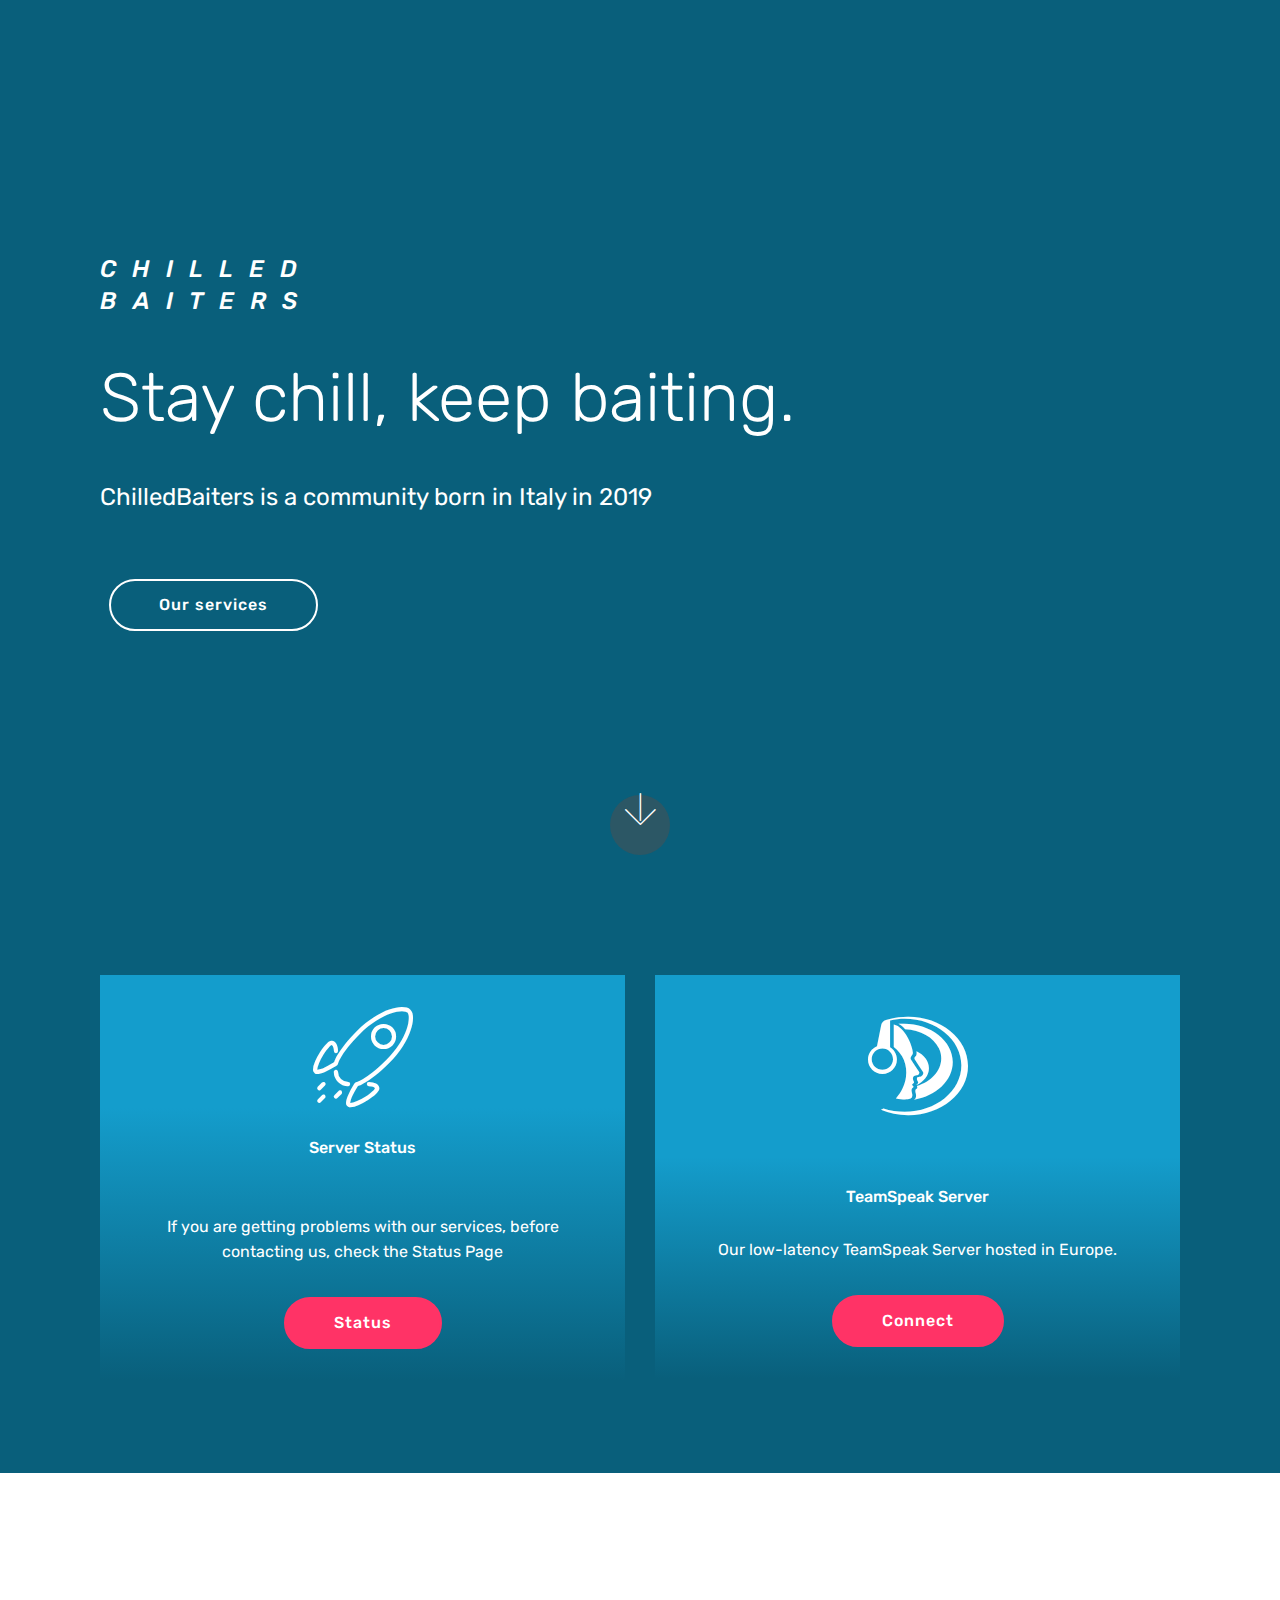
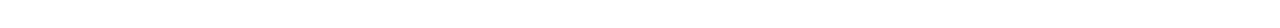
<file: index.html>
<!DOCTYPE html>
<html  >
<head>
  <meta charset="UTF-8">
  <meta http-equiv="X-UA-Compatible" content="IE=edge">
  <meta name="viewport" content="width=device-width, initial-scale=1, minimum-scale=1">
  <link rel="shortcut icon" href="assets/images/logo4.png" type="image/x-icon">
  <meta name="description" content="">
  
  <title>ChilledBaiters</title>
  <link rel="stylesheet" href="assets/web/assets/mobirise-icons/mobirise-icons.css">
  <link rel="stylesheet" href="assets/bootstrap/css/bootstrap.min.css">
  <link rel="stylesheet" href="assets/bootstrap/css/bootstrap-grid.min.css">
  <link rel="stylesheet" href="assets/bootstrap/css/bootstrap-reboot.min.css">
  <link rel="stylesheet" href="assets/tether/tether.min.css">
  <link rel="stylesheet" href="assets/socicon/css/styles.css">
  <link rel="stylesheet" href="assets/theme/css/style.css">
  <link rel="preload" as="style" href="assets/mobirise/css/mbr-additional.css"><link rel="stylesheet" href="assets/mobirise/css/mbr-additional.css" type="text/css">
  
  
  
</head>
<body>
  <section class="header11 cid-rJIjxkhLQC mbr-fullscreen" id="header11-0">

    <!-- Block parameters controls (Blue "Gear" panel) -->
    
    <!-- End block parameters -->

    
    <div class="container align-left">
        <div class="media-container-column mbr-white col-md-12">
            <h3 class="mbr-section-subtitle py-3 mbr-fonts-style display-5">
                CHILLED<br>BAITERS</h3>
            <h1 class="mbr-section-title py-3 mbr-fonts-style display-1">Stay chill, keep baiting.</h1>
            <p class="mbr-text py-3 mbr-fonts-style display-5">ChilledBaiters is a community born in Italy in 2019<br></p>
            <div class="mbr-section-btn py-4"><a class="btn btn-md btn-white-outline display-4" href="index.html#features8-4">Our services</a></div>
        </div>
    </div>

    <div class="mbr-arrow hidden-sm-down" aria-hidden="true">
        <a href="#next">
            <i class="mbri-down mbr-iconfont"></i>
        </a>
    </div>
</section>

<section class="engine"><a href="https://mobirise.info/q">responsive site templates</a></section><section class="features8 cid-rJInEukJUY" id="features8-4">

    

    

    <div class="container">
        <div class="media-container-row">

            <div class="card  col-12 col-md-6">
                <div class="card-img">
                    <span class="mbr-iconfont mbri-rocket"></span>
                </div>
                <div class="card-box align-center">
                    <h4 class="card-title mbr-fonts-style display-7">Server Status</h4>
                    <p class="mbr-text mbr-fonts-style display-7"><br>If you are getting problems with our services, before contacting us, check the Status Page</p>
                    <div class="mbr-section-btn text-center"><a href="https://status.chilledbaiters.it" class="btn btn-secondary display-4">Status</a></div>
                </div>
            </div>

            <div class="card  col-12 col-md-6">
                <div class="card-img">
                    <a href="http://ts.chilledbaiters.it"><span class="mbr-iconfont socicon-teamspeak socicon"></span></a>
                </div>
                <div class="card-box align-center">
                    <h4 class="card-title mbr-fonts-style display-7">
                        TeamSpeak Server</h4>
                    <p class="mbr-text mbr-fonts-style display-7">Our low-latency TeamSpeak Server hosted in Europe.<br></p>
                    <div class="mbr-section-btn text-center"><a href="https://ts.com" class="btn btn-secondary display-4">
                            Connect</a></div>
                </div>
            </div>

            

            
        </div>
    </div>
</section>

<section once="footers" class="cid-rJIm9wfz9M mbr-reveal" id="footer7-3">

    

    

    <div class="container">
        <div class="media-container-row align-center mbr-white">
            
            <div class="row social-row">
                <div class="social-list align-right pb-2">
                    
                    
                    
                    
                    
                    
                <div class="soc-item">
                        <a href="https://instagram.com/chilledbaiters" target="_blank">
                            <span class="mbr-iconfont mbr-iconfont-social socicon-instagram socicon"></span>
                        </a>
                    </div></div>
            </div>
            <div class="row row-copirayt">
                <p class="mbr-text mb-0 mbr-fonts-style mbr-white align-center display-7">
                    © Copyright 2020 <strong>ChilledBaiters</strong> - All Rights Reserved<br>Made with&nbsp;❤️ by <a href="https://flaam.altervista.org"><strong>Flaam</strong></a><br> 
                </p>
            </div>
        </div>
    </div>
</section>


  <script src="assets/web/assets/jquery/jquery.min.js"></script>
  <script src="assets/popper/popper.min.js"></script>
  <script src="assets/bootstrap/js/bootstrap.min.js"></script>
  <script src="assets/tether/tether.min.js"></script>
  <script src="assets/smoothscroll/smooth-scroll.js"></script>
  <script src="assets/theme/js/script.js"></script>
  
  
</body>
</html>
</file>
<file: assets/web/assets/mobirise-icons/mobirise-icons.css>
@font-face {
  font-family: 'MobiriseIcons';
  src:  url('mobirise-icons.eot?spat4u');
  src:  url('mobirise-icons.eot?spat4u#iefix') format('embedded-opentype'),
    url('mobirise-icons.ttf?spat4u') format('truetype'),
    url('mobirise-icons.woff?spat4u') format('woff'),
    url('mobirise-icons.svg?spat4u#MobiriseIcons') format('svg');
  font-weight: normal;
  font-style: normal;
  font-display: swap;
}

[class^="mbri-"], [class*=" mbri-"] {
  /* use !important to prevent issues with browser extensions that change fonts */
  font-family: MobiriseIcons !important;
  speak: none;
  font-style: normal;
  font-weight: normal;
  font-variant: normal;
  text-transform: none;
  line-height: 1;

  /* Better Font Rendering =========== */
  -webkit-font-smoothing: antialiased;
  -moz-osx-font-smoothing: grayscale;
}

.mbri-add-submenu:before {
  content: "\e900";
}
.mbri-alert:before {
  content: "\e901";
}
.mbri-align-center:before {
  content: "\e902";
}
.mbri-align-justify:before {
  content: "\e903";
}
.mbri-align-left:before {
  content: "\e904";
}
.mbri-align-right:before {
  content: "\e905";
}
.mbri-android:before {
  content: "\e906";
}
.mbri-apple:before {
  content: "\e907";
}
.mbri-arrow-down:before {
  content: "\e908";
}
.mbri-arrow-next:before {
  content: "\e909";
}
.mbri-arrow-prev:before {
  content: "\e90a";
}
.mbri-arrow-up:before {
  content: "\e90b";
}
.mbri-bold:before {
  content: "\e90c";
}
.mbri-bookmark:before {
  content: "\e90d";
}
.mbri-bootstrap:before {
  content: "\e90e";
}
.mbri-briefcase:before {
  content: "\e90f";
}
.mbri-browse:before {
  content: "\e910";
}
.mbri-bulleted-list:before {
  content: "\e911";
}
.mbri-calendar:before {
  content: "\e912";
}
.mbri-camera:before {
  content: "\e913";
}
.mbri-cart-add:before {
  content: "\e914";
}
.mbri-cart-full:before {
  content: "\e915";
}
.mbri-cash:before {
  content: "\e916";
}
.mbri-change-style:before {
  content: "\e917";
}
.mbri-chat:before {
  content: "\e918";
}
.mbri-clock:before {
  content: "\e919";
}
.mbri-close:before {
  content: "\e91a";
}
.mbri-cloud:before {
  content: "\e91b";
}
.mbri-code:before {
  content: "\e91c";
}
.mbri-contact-form:before {
  content: "\e91d";
}
.mbri-credit-card:before {
  content: "\e91e";
}
.mbri-cursor-click:before {
  content: "\e91f";
}
.mbri-cust-feedback:before {
  content: "\e920";
}
.mbri-database:before {
  content: "\e921";
}
.mbri-delivery:before {
  content: "\e922";
}
.mbri-desktop:before {
  content: "\e923";
}
.mbri-devices:before {
  content: "\e924";
}
.mbri-down:before {
  content: "\e925";
}
.mbri-download:before {
  content: "\e989";
}
.mbri-drag-n-drop:before {
  content: "\e927";
}
.mbri-drag-n-drop2:before {
  content: "\e928";
}
.mbri-edit:before {
  content: "\e929";
}
.mbri-edit2:before {
  content: "\e92a";
}
.mbri-error:before {
  content: "\e92b";
}
.mbri-extension:before {
  content: "\e92c";
}
.mbri-features:before {
  content: "\e92d";
}
.mbri-file:before {
  content: "\e92e";
}
.mbri-flag:before {
  content: "\e92f";
}
.mbri-folder:before {
  content: "\e930";
}
.mbri-gift:before {
  content: "\e931";
}
.mbri-github:before {
  content: "\e932";
}
.mbri-globe:before {
  content: "\e933";
}
.mbri-globe-2:before {
  content: "\e934";
}
.mbri-growing-chart:before {
  content: "\e935";
}
.mbri-hearth:before {
  content: "\e936";
}
.mbri-help:before {
  content: "\e937";
}
.mbri-home:before {
  content: "\e938";
}
.mbri-hot-cup:before {
  content: "\e939";
}
.mbri-idea:before {
  content: "\e93a";
}
.mbri-image-gallery:before {
  content: "\e93b";
}
.mbri-image-slider:before {
  content: "\e93c";
}
.mbri-info:before {
  content: "\e93d";
}
.mbri-italic:before {
  content: "\e93e";
}
.mbri-key:before {
  content: "\e93f";
}
.mbri-laptop:before {
  content: "\e940";
}
.mbri-layers:before {
  content: "\e941";
}
.mbri-left-right:before {
  content: "\e942";
}
.mbri-left:before {
  content: "\e943";
}
.mbri-letter:before {
  content: "\e944";
}
.mbri-like:before {
  content: "\e945";
}
.mbri-link:before {
  content: "\e946";
}
.mbri-lock:before {
  content: "\e947";
}
.mbri-login:before {
  content: "\e948";
}
.mbri-logout:before {
  content: "\e949";
}
.mbri-magic-stick:before {
  content: "\e94a";
}
.mbri-map-pin:before {
  content: "\e94b";
}
.mbri-menu:before {
  content: "\e94c";
}
.mbri-mobile:before {
  content: "\e94d";
}
.mbri-mobile2:before {
  content: "\e94e";
}
.mbri-mobirise:before {
  content: "\e94f";
}
.mbri-more-horizontal:before {
  content: "\e950";
}
.mbri-more-vertical:before {
  content: "\e951";
}
.mbri-music:before {
  content: "\e952";
}
.mbri-new-file:before {
  content: "\e953";
}
.mbri-numbered-list:before {
  content: "\e954";
}
.mbri-opened-folder:before {
  content: "\e955";
}
.mbri-pages:before {
  content: "\e956";
}
.mbri-paper-plane:before {
  content: "\e957";
}
.mbri-paperclip:before {
  content: "\e958";
}
.mbri-photo:before {
  content: "\e959";
}
.mbri-photos:before {
  content: "\e95a";
}
.mbri-pin:before {
  content: "\e95b";
}
.mbri-play:before {
  content: "\e95c";
}
.mbri-plus:before {
  content: "\e95d";
}
.mbri-preview:before {
  content: "\e95e";
}
.mbri-print:before {
  content: "\e95f";
}
.mbri-protect:before {
  content: "\e960";
}
.mbri-question:before {
  content: "\e961";
}
.mbri-quote-left:before {
  content: "\e962";
}
.mbri-quote-right:before {
  content: "\e963";
}
.mbri-refresh:before {
  content: "\e964";
}
.mbri-responsive:before {
  content: "\e965";
}
.mbri-right:before {
  content: "\e966";
}
.mbri-rocket:before {
  content: "\e967";
}
.mbri-sad-face:before {
  content: "\e968";
}
.mbri-sale:before {
  content: "\e969";
}
.mbri-save:before {
  content: "\e96a";
}
.mbri-search:before {
  content: "\e96b";
}
.mbri-setting:before {
  content: "\e96c";
}
.mbri-setting2:before {
  content: "\e96d";
}
.mbri-setting3:before {
  content: "\e96e";
}
.mbri-share:before {
  content: "\e96f";
}
.mbri-shopping-bag:before {
  content: "\e970";
}
.mbri-shopping-basket:before {
  content: "\e971";
}
.mbri-shopping-cart:before {
  content: "\e972";
}
.mbri-sites:before {
  content: "\e973";
}
.mbri-smile-face:before {
  content: "\e974";
}
.mbri-speed:before {
  content: "\e975";
}
.mbri-star:before {
  content: "\e976";
}
.mbri-success:before {
  content: "\e977";
}
.mbri-sun:before {
  content: "\e978";
}
.mbri-sun2:before {
  content: "\e979";
}
.mbri-tablet:before {
  content: "\e97a";
}
.mbri-tablet-vertical:before {
  content: "\e97b";
}
.mbri-target:before {
  content: "\e97c";
}
.mbri-timer:before {
  content: "\e97d";
}
.mbri-to-ftp:before {
  content: "\e97e";
}
.mbri-to-local-drive:before {
  content: "\e97f";
}
.mbri-touch-swipe:before {
  content: "\e980";
}
.mbri-touch:before {
  content: "\e981";
}
.mbri-trash:before {
  content: "\e982";
}
.mbri-underline:before {
  content: "\e983";
}
.mbri-unlink:before {
  content: "\e984";
}
.mbri-unlock:before {
  content: "\e985";
}
.mbri-up-down:before {
  content: "\e986";
}
.mbri-up:before {
  content: "\e987";
}
.mbri-update:before {
  content: "\e988";
}
.mbri-upload:before {
 content: "\e926"; 
}
.mbri-user:before {
  content: "\e98a";
}
.mbri-user2:before {
  content: "\e98b";
}
.mbri-users:before {
  content: "\e98c";
}
.mbri-video:before {
  content: "\e98d";
}
.mbri-video-play:before {
  content: "\e98e";
}
.mbri-watch:before {
  content: "\e98f";
}
.mbri-website-theme:before {
  content: "\e990";
}
.mbri-wifi:before {
  content: "\e991";
}
.mbri-windows:before {
  content: "\e992";
}
.mbri-zoom-out:before {
  content: "\e993";
}
.mbri-redo:before {
  content: "\e994";
}
.mbri-undo:before {
  content: "\e995";
}
</file>
<file: assets/socicon/css/styles.css>
@charset "UTF-8";

@font-face {
  font-family: "socicon";
  src:url("../fonts/socicon.eot");
  src:url("../fonts/socicon.eot?#iefix") format("embedded-opentype"),
    url("../fonts/socicon.woff") format("woff"),
    url("../fonts/socicon.ttf") format("truetype"),
    url("../fonts/socicon.svg#socicon") format("svg");
  font-weight: normal;
  font-style: normal;
  font-display:swap;
}

[data-icon]:before {
  font-family: "socicon" !important;
  content: attr(data-icon);
  font-style: normal !important;
  font-weight: normal !important;
  font-variant: normal !important;
  text-transform: none !important;
  speak: none;
  line-height: 1;
  -webkit-font-smoothing: antialiased;
  -moz-osx-font-smoothing: grayscale;
}

[class^="socicon-"]:before,
[class*=" socicon-"]:before {
  font-family: "socicon" !important;
  font-style: normal !important;
  font-weight: normal !important;
  font-variant: normal !important;
  text-transform: none !important;
  speak: none;
  line-height: 1;
  -webkit-font-smoothing: antialiased;
  -moz-osx-font-smoothing: grayscale;
}

.socicon-modelmayhem:before {
  content: "\e000";
}
.socicon-mixcloud:before {
  content: "\e001";
}
.socicon-drupal:before {
  content: "\e002";
}
.socicon-swarm:before {
  content: "\e003";
}
.socicon-istock:before {
  content: "\e004";
}
.socicon-yammer:before {
  content: "\e005";
}
.socicon-ello:before {
  content: "\e006";
}
.socicon-stackoverflow:before {
  content: "\e007";
}
.socicon-persona:before {
  content: "\e008";
}
.socicon-triplej:before {
  content: "\e009";
}
.socicon-houzz:before {
  content: "\e00a";
}
.socicon-rss:before {
  content: "\e00b";
}
.socicon-paypal:before {
  content: "\e00c";
}
.socicon-odnoklassniki:before {
  content: "\e00d";
}
.socicon-airbnb:before {
  content: "\e00e";
}
.socicon-periscope:before {
  content: "\e00f";
}
.socicon-outlook:before {
  content: "\e010";
}
.socicon-coderwall:before {
  content: "\e011";
}
.socicon-tripadvisor:before {
  content: "\e012";
}
.socicon-appnet:before {
  content: "\e013";
}
.socicon-goodreads:before {
  content: "\e014";
}
.socicon-tripit:before {
  content: "\e015";
}
.socicon-lanyrd:before {
  content: "\e016";
}
.socicon-slideshare:before {
  content: "\e017";
}
.socicon-buffer:before {
  content: "\e018";
}
.socicon-disqus:before {
  content: "\e019";
}
.socicon-vkontakte:before {
  content: "\e01a";
}
.socicon-whatsapp:before {
  content: "\e01b";
}
.socicon-patreon:before {
  content: "\e01c";
}
.socicon-storehouse:before {
  content: "\e01d";
}
.socicon-pocket:before {
  content: "\e01e";
}
.socicon-mail:before {
  content: "\e01f";
}
.socicon-blogger:before {
  content: "\e020";
}
.socicon-technorati:before {
  content: "\e021";
}
.socicon-reddit:before {
  content: "\e022";
}
.socicon-dribbble:before {
  content: "\e023";
}
.socicon-stumbleupon:before {
  content: "\e024";
}
.socicon-digg:before {
  content: "\e025";
}
.socicon-envato:before {
  content: "\e026";
}
.socicon-behance:before {
  content: "\e027";
}
.socicon-delicious:before {
  content: "\e028";
}
.socicon-deviantart:before {
  content: "\e029";
}
.socicon-forrst:before {
  content: "\e02a";
}
.socicon-play:before {
  content: "\e02b";
}
.socicon-zerply:before {
  content: "\e02c";
}
.socicon-wikipedia:before {
  content: "\e02d";
}
.socicon-apple:before {
  content: "\e02e";
}
.socicon-flattr:before {
  content: "\e02f";
}
.socicon-github:before {
  content: "\e030";
}
.socicon-renren:before {
  content: "\e031";
}
.socicon-friendfeed:before {
  content: "\e032";
}
.socicon-newsvine:before {
  content: "\e033";
}
.socicon-identica:before {
  content: "\e034";
}
.socicon-bebo:before {
  content: "\e035";
}
.socicon-zynga:before {
  content: "\e036";
}
.socicon-steam:before {
  content: "\e037";
}
.socicon-xbox:before {
  content: "\e038";
}
.socicon-windows:before {
  content: "\e039";
}
.socicon-qq:before {
  content: "\e03a";
}
.socicon-douban:before {
  content: "\e03b";
}
.socicon-meetup:before {
  content: "\e03c";
}
.socicon-playstation:before {
  content: "\e03d";
}
.socicon-android:before {
  content: "\e03e";
}
.socicon-snapchat:before {
  content: "\e03f";
}
.socicon-twitter:before {
  content: "\e040";
}
.socicon-facebook:before {
  content: "\e041";
}
.socicon-googleplus:before {
  content: "\e042";
}
.socicon-pinterest:before {
  content: "\e043";
}
.socicon-foursquare:before {
  content: "\e044";
}
.socicon-yahoo:before {
  content: "\e045";
}
.socicon-skype:before {
  content: "\e046";
}
.socicon-yelp:before {
  content: "\e047";
}
.socicon-feedburner:before {
  content: "\e048";
}
.socicon-linkedin:before {
  content: "\e049";
}
.socicon-viadeo:before {
  content: "\e04a";
}
.socicon-xing:before {
  content: "\e04b";
}
.socicon-myspace:before {
  content: "\e04c";
}
.socicon-soundcloud:before {
  content: "\e04d";
}
.socicon-spotify:before {
  content: "\e04e";
}
.socicon-grooveshark:before {
  content: "\e04f";
}
.socicon-lastfm:before {
  content: "\e050";
}
.socicon-youtube:before {
  content: "\e051";
}
.socicon-vimeo:before {
  content: "\e052";
}
.socicon-dailymotion:before {
  content: "\e053";
}
.socicon-vine:before {
  content: "\e054";
}
.socicon-flickr:before {
  content: "\e055";
}
.socicon-500px:before {
  content: "\e056";
}
.socicon-wordpress:before {
  content: "\e058";
}
.socicon-tumblr:before {
  content: "\e059";
}
.socicon-twitch:before {
  content: "\e05a";
}
.socicon-8tracks:before {
  content: "\e05b";
}
.socicon-amazon:before {
  content: "\e05c";
}
.socicon-icq:before {
  content: "\e05d";
}
.socicon-smugmug:before {
  content: "\e05e";
}
.socicon-ravelry:before {
  content: "\e05f";
}
.socicon-weibo:before {
  content: "\e060";
}
.socicon-baidu:before {
  content: "\e061";
}
.socicon-angellist:before {
  content: "\e062";
}
.socicon-ebay:before {
  content: "\e063";
}
.socicon-imdb:before {
  content: "\e064";
}
.socicon-stayfriends:before {
  content: "\e065";
}
.socicon-residentadvisor:before {
  content: "\e066";
}
.socicon-google:before {
  content: "\e067";
}
.socicon-yandex:before {
  content: "\e068";
}
.socicon-sharethis:before {
  content: "\e069";
}
.socicon-bandcamp:before {
  content: "\e06a";
}
.socicon-itunes:before {
  content: "\e06b";
}
.socicon-deezer:before {
  content: "\e06c";
}
.socicon-telegram:before {
  content: "\e06e";
}
.socicon-openid:before {
  content: "\e06f";
}
.socicon-amplement:before {
  content: "\e070";
}
.socicon-viber:before {
  content: "\e071";
}
.socicon-zomato:before {
  content: "\e072";
}
.socicon-draugiem:before {
  content: "\e074";
}
.socicon-endomodo:before {
  content: "\e075";
}
.socicon-filmweb:before {
  content: "\e076";
}
.socicon-stackexchange:before {
  content: "\e077";
}
.socicon-wykop:before {
  content: "\e078";
}
.socicon-teamspeak:before {
  content: "\e079";
}
.socicon-teamviewer:before {
  content: "\e07a";
}
.socicon-ventrilo:before {
  content: "\e07b";
}
.socicon-younow:before {
  content: "\e07c";
}
.socicon-raidcall:before {
  content: "\e07d";
}
.socicon-mumble:before {
  content: "\e07e";
}
.socicon-medium:before {
  content: "\e06d";
}
.socicon-bebee:before {
  content: "\e07f";
}
.socicon-hitbox:before {
  content: "\e080";
}
.socicon-reverbnation:before {
  content: "\e081";
}
.socicon-formulr:before {
  content: "\e082";
}
.socicon-instagram:before {
  content: "\e057";
}
.socicon-battlenet:before {
  content: "\e083";
}
.socicon-chrome:before {
  content: "\e084";
}
.socicon-discord:before {
  content: "\e086";
}
.socicon-issuu:before {
  content: "\e087";
}
.socicon-macos:before {
  content: "\e088";
}
.socicon-firefox:before {
  content: "\e089";
}
.socicon-opera:before {
  content: "\e08d";
}
.socicon-keybase:before {
  content: "\e090";
}
.socicon-alliance:before {
  content: "\e091";
}
.socicon-livejournal:before {
  content: "\e092";
}
.socicon-googlephotos:before {
  content: "\e093";
}
.socicon-horde:before {
  content: "\e094";
}
.socicon-etsy:before {
  content: "\e095";
}
.socicon-zapier:before {
  content: "\e096";
}
.socicon-google-scholar:before {
  content: "\e097";
}
.socicon-researchgate:before {
  content: "\e098";
}
.socicon-wechat:before {
  content: "\e099";
}
.socicon-strava:before {
  content: "\e09a";
}
.socicon-line:before {
  content: "\e09b";
}
.socicon-lyft:before {
  content: "\e09c";
}
.socicon-uber:before {
  content: "\e09d";
}
.socicon-songkick:before {
  content: "\e09e";
}
.socicon-viewbug:before {
  content: "\e09f";
}
.socicon-googlegroups:before {
  content: "\e0a0";
}
.socicon-quora:before {
  content: "\e073";
}
.socicon-diablo:before {
  content: "\e085";
}
.socicon-blizzard:before {
  content: "\e0a1";
}
.socicon-hearthstone:before {
  content: "\e08b";
}
.socicon-heroes:before {
  content: "\e08a";
}
.socicon-overwatch:before {
  content: "\e08c";
}
.socicon-warcraft:before {
  content: "\e08e";
}
.socicon-starcraft:before {
  content: "\e08f";
}
.socicon-beam:before {
  content: "\e0a2";
}
.socicon-curse:before {
  content: "\e0a3";
}
.socicon-player:before {
  content: "\e0a4";
}
.socicon-streamjar:before {
  content: "\e0a5";
}
.socicon-nintendo:before {
  content: "\e0a6";
}
.socicon-hellocoton:before {
  content: "\e0a7";
}
</file>
<file: assets/theme/css/style.css>
/*!
 * Mobirise v4 theme (https://mobirise.com/)
 * Copyright 2017 Mobirise
 */
section {
  background-color: #eeeeee; }

body {
  font-style: normal;
  line-height: 1.5; }

section,
.container,
.container-fluid {
  position: relative;
  word-wrap: break-word; }

a.mbr-iconfont:hover {
  text-decoration: none; }

.article .lead p,
.article .lead ul,
.article .lead ol,
.article .lead pre,
.article .lead blockquote {
  margin-bottom: 0; }

ul,
ol,
pre,
blockquote {
  margin-bottom: 2.3125rem; }

pre {
  background: #f4f4f4;
  padding: 10px 24px;
  white-space: pre-wrap; }

.inactive {
  -webkit-user-select: none;
  -moz-user-select: none;
  -ms-user-select: none;
  user-select: none;
  pointer-events: none;
  -webkit-user-drag: none;
  user-drag: none; }

.mbr-section__comments .row {
  justify-content: center;
  -webkit-justify-content: center; }

a {
  font-style: normal;
  font-weight: 400;
  cursor: pointer; }
  a, a:hover {
    text-decoration: none; }

figure {
  margin-bottom: 0; }

body {
  color: #232323; }

h1,
h2,
h3,
h4,
h5,
h6,
.h1,
.h2,
.h3,
.h4,
.h5,
.h6,
.display-1,
.display-2,
.display-3,
.display-4 {
  line-height: 1;
  word-break: break-word;
  word-wrap: break-word; }

.mbr-section-title {
  font-style: normal;
  line-height: 1.2; }

.mbr-section-subtitle {
  line-height: 1.3; }

.mbr-text {
  font-style: normal;
  line-height: 1.6; }

b,
strong {
  font-weight: bold; }

blockquote {
  padding: 10px 0 10px 20px;
  position: relative;
  border-left: 2px solid;
  border-color: #ff3366; }

input:-webkit-autofill, input:-webkit-autofill:hover, input:-webkit-autofill:focus, input:-webkit-autofill:active {
  transition-delay: 9999s;
  transition-property: background-color, color; }

textarea[type='hidden'] {
  display: none; }

body {
  position: relative; }

section {
  background-position: 50% 50%;
  background-repeat: no-repeat;
  background-size: cover; }
  section .mbr-background-video,
  section .mbr-background-video-preview {
    position: absolute;
    bottom: 0;
    left: 0;
    right: 0;
    top: 0; }

.hidden {
  visibility: hidden; }

.mbr-z-index20 {
  z-index: 20; }

/*! Base colors */
.mbr-white {
  color: #ffffff; }

.mbr-black {
  color: #000000; }

.mbr-bg-white {
  background-color: #ffffff; }

.mbr-bg-black {
  background-color: #000000; }

/*! Text-aligns */
.align-left {
  text-align: left; }

.align-center {
  text-align: center; }

.align-right {
  text-align: right; }

@media (max-width: 767px) {
  .align-left,
  .align-center,
  .align-right,
  .mbr-section-btn,
  .mbr-section-title {
    text-align: center; } }
/*! Font-weight  */
.mbr-light {
  font-weight: 300; }

.mbr-regular {
  font-weight: 400; }

.mbr-semibold {
  font-weight: 500; }

.mbr-bold {
  font-weight: 700; }

/*! Media  */
.media-size-item {
  -webkit-flex: 1 1 auto;
  -moz-flex: 1 1 auto;
  -ms-flex: 1 1 auto;
  -o-flex: 1 1 auto;
  flex: 1 1 auto; }

.media-content {
  -webkit-flex-basis: 100%;
  flex-basis: 100%; }

.media-container-row {
  display: -ms-flexbox;
  display: -webkit-flex;
  display: flex;
  -webkit-flex-direction: row;
  -ms-flex-direction: row;
  flex-direction: row;
  -webkit-flex-wrap: wrap;
  -ms-flex-wrap: wrap;
  flex-wrap: wrap;
  -webkit-justify-content: center;
  -ms-flex-pack: center;
  justify-content: center;
  -webkit-align-content: center;
  -ms-flex-line-pack: center;
  align-content: center;
  -webkit-align-items: start;
  -ms-flex-align: start;
  align-items: start; }
  .media-container-row .media-size-item {
    width: 400px; }

.media-container-column {
  display: -ms-flexbox;
  display: -webkit-flex;
  display: flex;
  -webkit-flex-direction: column;
  -ms-flex-direction: column;
  flex-direction: column;
  -webkit-flex-wrap: wrap;
  -ms-flex-wrap: wrap;
  flex-wrap: wrap;
  -webkit-justify-content: center;
  -ms-flex-pack: center;
  justify-content: center;
  -webkit-align-content: center;
  -ms-flex-line-pack: center;
  align-content: center;
  -webkit-align-items: stretch;
  -ms-flex-align: stretch;
  align-items: stretch; }
  .media-container-column > * {
    width: 100%; }

@media (min-width: 992px) {
  .media-container-row {
    -webkit-flex-wrap: nowrap;
    -ms-flex-wrap: nowrap;
    flex-wrap: nowrap; } }
figure {
  overflow: hidden; }

figure[mbr-media-size] {
  transition: width 0.1s; }

.mbr-figure img,
.mbr-figure iframe {
  display: block;
  width: 100%; }

.card {
  background-color: transparent;
  border: none; }

.card-box {
  width: 100%; }

.card-img {
  text-align: center;
  flex-shrink: 0;
  -webkit-flex-shrink: 0; }

.media {
  max-width: 100%;
  margin: 0 auto; }

.mbr-figure {
  -ms-flex-item-align: center;
  -ms-grid-row-align: center;
  -webkit-align-self: center;
  align-self: center; }

.media-container > div {
  max-width: 100%; }

.mbr-figure img,
.card-img img {
  width: 100%; }

@media (max-width: 991px) {
  .media-size-item {
    width: auto !important; }

  .media {
    width: auto; }

  .mbr-figure {
    width: 100% !important; } }
/*! Buttons */
.btn {
  font-weight: 500;
  border-width: 2px;
  font-style: normal;
  letter-spacing: 1px;
  margin: .4rem .8rem;
  white-space: normal;
  -webkit-transition: all .3s ease-in-out;
  -moz-transition: all .3s ease-in-out;
  transition: all .3s ease-in-out;
  display: inline-flex;
  align-items: center;
  justify-content: center;
  word-break: break-word;
  -webkit-align-items: center;
  -webkit-justify-content: center;
  display: -webkit-inline-flex; }

.btn-sm {
  font-weight: 500;
  letter-spacing: 1px;
  -webkit-transition: all .3s ease-in-out;
  -moz-transition: all .3s ease-in-out;
  transition: all .3s ease-in-out; }

.btn-md {
  font-weight: 500;
  letter-spacing: 1px;
  margin: .4rem .8rem !important;
  -webkit-transition: all .3s ease-in-out;
  -moz-transition: all .3s ease-in-out;
  transition: all .3s ease-in-out; }

.btn-lg {
  font-weight: 500;
  letter-spacing: 1px;
  margin: .4rem .8rem !important;
  -webkit-transition: all .3s ease-in-out;
  -moz-transition: all .3s ease-in-out;
  transition: all .3s ease-in-out; }

.mbr-section-btn {
  margin-left: -0.25rem;
  margin-right: -0.25rem;
  font-size: 0; }

nav .mbr-section-btn {
  margin-left: 0rem;
  margin-right: 0rem; }

.btn-form {
  border-radius: 0; }
  .btn-form:hover {
    cursor: pointer; }

/*! Btn icon margin */
.btn .mbr-iconfont,
.btn.btn-sm .mbr-iconfont {
  cursor: pointer;
  margin-right: 0.5rem; }

.btn.btn-md .mbr-iconfont,
.btn.btn-md .mbr-iconfont {
  margin-right: 0.8rem; }

.mbr-regular {
  font-weight: 400; }

.mbr-semibold {
  font-weight: 500; }

.mbr-bold {
  font-weight: 700; }

[type='submit'] {
  -webkit-appearance: none; }

/*! Full-screen */
.mbr-fullscreen .mbr-overlay {
  min-height: 100vh; }

.mbr-fullscreen {
  display: flex;
  display: -webkit-flex;
  display: -moz-flex;
  display: -ms-flex;
  display: -o-flex;
  align-items: center;
  -webkit-align-items: center;
  min-height: 100vh;
  padding-top: 3rem;
  padding-bottom: 3rem; }

/*! Map */
.map {
  height: 25rem;
  position: relative; }
  .map iframe {
    width: 100%;
    height: 100%; }

.mbr-overlay {
  background-color: #000;
  bottom: 0;
  left: 0;
  opacity: .5;
  position: absolute;
  right: 0;
  top: 0;
  z-index: 0;
  pointer-events: none; }

/* Form */
blockquote {
  font-style: italic;
  padding: 10px 0 10px 20px;
  font-size: 1.09rem;
  position: relative;
  border-width: 3px; }

.form-control {
  background-color: #f5f5f5;
  box-shadow: none;
  color: #565656;
  line-height: 1.43;
  min-height: 3.5em;
  padding: 1.07em .5em; }
  .form-control, .form-control:focus {
    border: 1px solid #e8e8e8; }
  .form-active .form-control:invalid {
    border-color: red; }

.form-control-label {
  position: relative;
  cursor: pointer;
  margin-bottom: .357em;
  padding: 0; }

.alert {
  color: #ffffff;
  border-radius: 0;
  border: 0;
  font-size: .875rem;
  line-height: 1.5;
  margin-bottom: 1.875rem;
  padding: 1.25rem;
  position: relative; }
  .alert.alert-form::after {
    background-color: inherit;
    bottom: -7px;
    content: "";
    display: block;
    height: 14px;
    left: 50%;
    margin-left: -7px;
    position: absolute;
    transform: rotate(45deg);
    width: 14px;
    -webkit-transform: rotate(45deg); }

.form-asterisk {
  font-family: initial;
  position: absolute;
  top: -2px;
  font-weight: normal; }

/*! Scroll to top arrow */
#scrollToTop a i:before {
  content: '';
  position: absolute;
  height: 40%;
  top: 25%;
  background: #fff;
  width: 2px;
  left: calc(50% - 1px); }
#scrollToTop a i:after {
  content: '';
  position: absolute;
  display: block;
  border-top: 2px solid #fff;
  border-right: 2px solid #fff;
  width: 40%;
  height: 40%;
  left: 30%;
  bottom: 30%;
  transform: rotate(135deg);
  -webkit-transform: rotate(135deg); }

.mbr-arrow-up {
  bottom: 25px;
  right: 90px;
  position: fixed;
  text-align: right;
  z-index: 5000;
  color: #ffffff;
  font-size: 32px;
  transform: rotate(180deg);
  -webkit-transform: rotate(180deg); }

.mbr-arrow-up a {
  background: rgba(0, 0, 0, 0.2);
  border-radius: 3px;
  color: #fff;
  display: inline-block;
  height: 60px;
  width: 60px;
  outline-style: none !important;
  position: relative;
  text-decoration: none;
  transition: all 0.3s ease-in-out;
  cursor: pointer;
  text-align: center; }
  .mbr-arrow-up a:hover {
    background-color: rgba(0, 0, 0, 0.4); }
  .mbr-arrow-up a i {
    line-height: 60px; }

.mbr-arrow-up-icon {
  display: block;
  color: #fff; }

.mbr-arrow-up-icon::before {
  content: '\203a';
  display: inline-block;
  font-family: serif;
  font-size: 32px;
  line-height: 1;
  font-style: normal;
  position: relative;
  top: 6px;
  left: -4px;
  -webkit-transform: rotate(-90deg);
  transform: rotate(-90deg); }

/*! Arrow Down */
.mbr-arrow {
  position: absolute;
  bottom: 45px;
  left: 50%;
  width: 60px;
  height: 60px;
  cursor: pointer;
  background-color: rgba(80, 80, 80, 0.5);
  border-radius: 50%;
  -webkit-transform: translateX(-50%);
  transform: translateX(-50%); }
  .mbr-arrow > a {
    display: inline-block;
    text-decoration: none;
    outline-style: none;
    -webkit-animation: arrowdown 1.7s ease-in-out infinite;
    animation: arrowdown 1.7s ease-in-out infinite; }
    .mbr-arrow > a > i {
      position: absolute;
      top: -2px;
      left: 15px;
      font-size: 2rem; }

@keyframes arrowdown {
  0% {
    transform: translateY(0px);
    -webkit-transform: translateY(0px); }
  50% {
    transform: translateY(-5px);
    -webkit-transform: translateY(-5px); }
  100% {
    transform: translateY(0px);
    -webkit-transform: translateY(0px); } }
@-webkit-keyframes arrowdown {
  0% {
    transform: translateY(0px);
    -webkit-transform: translateY(0px); }
  50% {
    transform: translateY(-5px);
    -webkit-transform: translateY(-5px); }
  100% {
    transform: translateY(0px);
    -webkit-transform: translateY(0px); } }
@media (max-width: 500px) {
  .mbr-arrow-up {
    left: 50%;
    right: auto;
    transform: translateX(-50%) rotate(180deg);
    -webkit-transform: translateX(-50%) rotate(180deg); } }
/*Gradients animation*/
@keyframes gradient-animation {
  from {
    background-position: 0% 100%;
    animation-timing-function: ease-in-out; }
  to {
    background-position: 100% 0%;
    animation-timing-function: ease-in-out; } }
@-webkit-keyframes gradient-animation {
  from {
    background-position: 0% 100%;
    animation-timing-function: ease-in-out; }
  to {
    background-position: 100% 0%;
    animation-timing-function: ease-in-out; } }
.bg-gradient {
  background-size: 200% 200%;
  animation: gradient-animation 5s infinite alternate;
  -webkit-animation: gradient-animation 5s infinite alternate; }

.menu .navbar-brand {
  display: -webkit-flex; }
  .menu .navbar-brand span {
    display: flex;
    display: -webkit-flex; }
  .menu .navbar-brand .navbar-caption-wrap {
    display: -webkit-flex; }
  .menu .navbar-brand .navbar-logo img {
    display: -webkit-flex; }
@media (min-width: 768px) and (max-width: 1023px) {
  .menu .navbar-toggleable-sm .navbar-nav {
    display: -webkit-box;
    display: -webkit-flex;
    display: -ms-flexbox; } }
@media (max-width: 1023px) {
  .menu .navbar-collapse {
    max-height: 93.5vh; }
    .menu .navbar-collapse.show {
      overflow: auto; } }
@media (min-width: 1024px) {
  .menu .navbar-nav.nav-dropdown {
    display: -webkit-flex; }
  .menu .navbar-toggleable-sm .navbar-collapse {
    display: -webkit-flex !important; }
  .menu .collapsed .navbar-collapse {
    max-height: 93.5vh; }
    .menu .collapsed .navbar-collapse.show {
      overflow: auto; } }
@media (max-width: 767px) {
  .menu .navbar-collapse {
    max-height: 80vh; } }

/* Others*/
.note-check a[data-value=Rubik] {
  font-style: normal; }

.mbr-arrow a {
  color: #ffffff; }

@media (max-width: 767px) {
  .mbr-arrow {
    display: none; } }
.navbar {
  display: -webkit-flex;
  -webkit-flex-wrap: wrap;
  -webkit-align-items: center;
  -webkit-justify-content: space-between; }

.navbar-collapse {
  -webkit-flex-basis: 100%;
  -webkit-flex-grow: 1;
  -webkit-align-items: center; }

.nav-dropdown .link {
  padding: 0.667em 1.667em !important;
  margin: 0 !important; }

.nav {
  display: -webkit-flex;
  -webkit-flex-wrap: wrap; }

.row {
  display: -webkit-flex;
  -webkit-flex-wrap: wrap; }

.justify-content-center {
  -webkit-justify-content: center; }

.form-inline {
  display: -webkit-flex;
  -webkit-flex-flow: row wrap;
  -webkit-align-items: center; }

.card-wrapper {
  -webkit-flex: 1; }

.carousel-control {
  z-index: 10;
  display: -webkit-flex;
  -webkit-align-items: center;
  -webkit-justify-content: center; }

.carousel-controls {
  display: -webkit-flex; }

.media {
  display: -webkit-flex; }

.form-group:focus {
  outline: none; }

.jq-selectbox__select {
  padding: 1.07em 0.5em;
  position: absolute;
  top: 0;
  left: 0;
  width: 100%; }

.jq-selectbox__dropdown {
  position: absolute;
  top: 100% !important;
  left: 0 !important;
  width: 100% !important; }

.jq-selectbox__trigger-arrow {
  transform: translateY(-50%); }

.jq-selectbox li {
  padding: 1.07em 0.5em; }

input[type='range'] {
  padding-left: 0 !important;
  padding-right: 0 !important; }

.modal-dialog,
.modal-content {
  height: 100%; }

.modal-dialog .carousel-inner {
  height: calc(100vh - 1.75rem); }
  @media (max-width: 575px) {
    .modal-dialog .carousel-inner {
      height: calc(100vh - 1rem); } }

.carousel-item {
  text-align: center; }

.carousel-item img {
  margin: auto; }

.navbar-toggler {
  -webkit-align-self: flex-start;
  -ms-flex-item-align: start;
  align-self: flex-start;
  padding: 0.25rem 0.75rem;
  font-size: 1.25rem;
  line-height: 1;
  background: transparent;
  border: 1px solid transparent;
  -webkit-border-radius: 0.25rem;
  border-radius: 0.25rem; }

.navbar-toggler:focus,
.navbar-toggler:hover {
  text-decoration: none; }

.navbar-toggler-icon {
  display: inline-block;
  width: 1.5em;
  height: 1.5em;
  vertical-align: middle;
  content: '';
  background: no-repeat center center;
  -webkit-background-size: 100% 100%;
  -o-background-size: 100% 100%;
  background-size: 100% 100%; }

.navbar-toggler-left {
  position: absolute;
  left: 1rem; }

.navbar-toggler-right {
  position: absolute;
  right: 1rem; }

@media (max-width: 575px) {
  .navbar-toggleable .navbar-nav .dropdown-menu {
    position: static;
    float: none; }

  .navbar-toggleable > .container {
    padding-right: 0;
    padding-left: 0; } }
@media (min-width: 576px) {
  .navbar-toggleable {
    -webkit-box-orient: horizontal;
    -webkit-box-direction: normal;
    -webkit-flex-direction: row;
    -ms-flex-direction: row;
    flex-direction: row;
    -webkit-flex-wrap: nowrap;
    -ms-flex-wrap: nowrap;
    flex-wrap: nowrap;
    -webkit-box-align: center;
    -webkit-align-items: center;
    -ms-flex-align: center;
    align-items: center; }

  .navbar-toggleable .navbar-nav {
    -webkit-box-orient: horizontal;
    -webkit-box-direction: normal;
    -webkit-flex-direction: row;
    -ms-flex-direction: row;
    flex-direction: row; }

  .navbar-toggleable .navbar-nav .nav-link {
    padding-right: 0.5rem;
    padding-left: 0.5rem; }

  .navbar-toggleable > .container {
    display: -webkit-box;
    display: -webkit-flex;
    display: -ms-flexbox;
    display: flex;
    -webkit-flex-wrap: nowrap;
    -ms-flex-wrap: nowrap;
    flex-wrap: nowrap;
    -webkit-box-align: center;
    -webkit-align-items: center;
    -ms-flex-align: center;
    align-items: center; }

  .navbar-toggleable .navbar-collapse {
    display: -webkit-box !important;
    display: -webkit-flex !important;
    display: -ms-flexbox !important;
    display: flex !important;
    width: 100%; }

  .navbar-toggleable .navbar-toggler {
    display: none; } }
@media (max-width: 767px) {
  .navbar-toggleable-sm .navbar-nav .dropdown-menu {
    position: static;
    float: none; }

  .navbar-toggleable-sm > .container {
    padding-right: 0;
    padding-left: 0; } }
@media (min-width: 768px) {
  .navbar-toggleable-sm {
    -webkit-box-orient: horizontal;
    -webkit-box-direction: normal;
    -webkit-flex-direction: row;
    -ms-flex-direction: row;
    flex-direction: row;
    -webkit-flex-wrap: nowrap;
    -ms-flex-wrap: nowrap;
    flex-wrap: nowrap;
    -webkit-box-align: center;
    -webkit-align-items: center;
    -ms-flex-align: center;
    align-items: center; }

  .navbar-toggleable-sm .navbar-nav {
    -webkit-box-orient: horizontal;
    -webkit-box-direction: normal;
    -webkit-flex-direction: row;
    -ms-flex-direction: row;
    flex-direction: row; }

  .navbar-toggleable-sm .navbar-nav .nav-link {
    padding-right: 0.5rem;
    padding-left: 0.5rem; }

  .navbar-toggleable-sm > .container {
    display: -webkit-box;
    display: -webkit-flex;
    display: -ms-flexbox;
    display: flex;
    -webkit-flex-wrap: nowrap;
    -ms-flex-wrap: nowrap;
    flex-wrap: nowrap;
    -webkit-box-align: center;
    -webkit-align-items: center;
    -ms-flex-align: center;
    align-items: center; }

  .navbar-toggleable-sm .navbar-collapse {
    display: none;
    width: 100%; }

  .navbar-toggleable-sm .navbar-toggler {
    display: none; } }
@media (max-width: 1023px) {
  .navbar-toggleable-md .navbar-nav .dropdown-menu {
    position: static;
    float: none; }

  .navbar-toggleable-md > .container {
    padding-right: 0;
    padding-left: 0; } }
@media (min-width: 1024px) {
  .navbar-toggleable-md {
    -webkit-box-orient: horizontal;
    -webkit-box-direction: normal;
    -webkit-flex-direction: row;
    -ms-flex-direction: row;
    flex-direction: row;
    -webkit-flex-wrap: nowrap;
    -ms-flex-wrap: nowrap;
    flex-wrap: nowrap;
    -webkit-box-align: center;
    -webkit-align-items: center;
    -ms-flex-align: center;
    align-items: center; }

  .navbar-toggleable-md .navbar-nav {
    -webkit-box-orient: horizontal;
    -webkit-box-direction: normal;
    -webkit-flex-direction: row;
    -ms-flex-direction: row;
    flex-direction: row; }

  .navbar-toggleable-md .navbar-nav .nav-link {
    padding-right: 0.5rem;
    padding-left: 0.5rem; }

  .navbar-toggleable-md > .container {
    display: -webkit-box;
    display: -webkit-flex;
    display: -ms-flexbox;
    display: flex;
    -webkit-flex-wrap: nowrap;
    -ms-flex-wrap: nowrap;
    flex-wrap: nowrap;
    -webkit-box-align: center;
    -webkit-align-items: center;
    -ms-flex-align: center;
    align-items: center; }

  .navbar-toggleable-md .navbar-collapse {
    display: -webkit-box !important;
    display: -webkit-flex !important;
    display: -ms-flexbox !important;
    display: flex !important;
    width: 100%; }

  .navbar-toggleable-md .navbar-toggler {
    display: none; } }
@media (max-width: 1199px) {
  .navbar-toggleable-lg .navbar-nav .dropdown-menu {
    position: static;
    float: none; }

  .navbar-toggleable-lg > .container {
    padding-right: 0;
    padding-left: 0; } }
@media (min-width: 1200px) {
  .navbar-toggleable-lg {
    -webkit-box-orient: horizontal;
    -webkit-box-direction: normal;
    -webkit-flex-direction: row;
    -ms-flex-direction: row;
    flex-direction: row;
    -webkit-flex-wrap: nowrap;
    -ms-flex-wrap: nowrap;
    flex-wrap: nowrap;
    -webkit-box-align: center;
    -webkit-align-items: center;
    -ms-flex-align: center;
    align-items: center; }

  .navbar-toggleable-lg .navbar-nav {
    -webkit-box-orient: horizontal;
    -webkit-box-direction: normal;
    -webkit-flex-direction: row;
    -ms-flex-direction: row;
    flex-direction: row; }

  .navbar-toggleable-lg .navbar-nav .nav-link {
    padding-right: 0.5rem;
    padding-left: 0.5rem; }

  .navbar-toggleable-lg > .container {
    display: -webkit-box;
    display: -webkit-flex;
    display: -ms-flexbox;
    display: flex;
    -webkit-flex-wrap: nowrap;
    -ms-flex-wrap: nowrap;
    flex-wrap: nowrap;
    -webkit-box-align: center;
    -webkit-align-items: center;
    -ms-flex-align: center;
    align-items: center; }

  .navbar-toggleable-lg .navbar-collapse {
    display: -webkit-box !important;
    display: -webkit-flex !important;
    display: -ms-flexbox !important;
    display: flex !important;
    width: 100%; }

  .navbar-toggleable-lg .navbar-toggler {
    display: none; } }
.navbar-toggleable-xl {
  -webkit-box-orient: horizontal;
  -webkit-box-direction: normal;
  -webkit-flex-direction: row;
  -ms-flex-direction: row;
  flex-direction: row;
  -webkit-flex-wrap: nowrap;
  -ms-flex-wrap: nowrap;
  flex-wrap: nowrap;
  -webkit-box-align: center;
  -webkit-align-items: center;
  -ms-flex-align: center;
  align-items: center; }

.navbar-toggleable-xl .navbar-nav .dropdown-menu {
  position: static;
  float: none; }

.navbar-toggleable-xl > .container {
  padding-right: 0;
  padding-left: 0; }

.navbar-toggleable-xl .navbar-nav {
  -webkit-box-orient: horizontal;
  -webkit-box-direction: normal;
  -webkit-flex-direction: row;
  -ms-flex-direction: row;
  flex-direction: row; }

.navbar-toggleable-xl .navbar-nav .nav-link {
  padding-right: 0.5rem;
  padding-left: 0.5rem; }

.navbar-toggleable-xl > .container {
  display: -webkit-box;
  display: -webkit-flex;
  display: -ms-flexbox;
  display: flex;
  -webkit-flex-wrap: nowrap;
  -ms-flex-wrap: nowrap;
  flex-wrap: nowrap;
  -webkit-box-align: center;
  -webkit-align-items: center;
  -ms-flex-align: center;
  align-items: center; }

.navbar-toggleable-xl .navbar-collapse {
  display: -webkit-box !important;
  display: -webkit-flex !important;
  display: -ms-flexbox !important;
  display: flex !important;
  width: 100%; }

.navbar-toggleable-xl .navbar-toggler {
  display: none; }

.card-img {
  width: auto; }

.menu .navbar.collapsed:not(.beta-menu) {
  flex-direction: column;
  -webkit-flex-direction: column; }

.carousel-item.active,
.carousel-item-next,
.carousel-item-prev {
  display: -webkit-box;
  display: -webkit-flex;
  display: -ms-flexbox;
  display: flex; }

.note-air-layout .dropup .dropdown-menu,
.note-air-layout .navbar-fixed-bottom .dropdown .dropdown-menu {
  bottom: initial !important; }

html,
body {
  height: auto;
  min-height: 100vh; }

.dropup .dropdown-toggle::after {
  display: none; }

/*# sourceMappingURL=style.css.map */
.engine {
	position: absolute;
	text-indent: -2400px;
	text-align: center;
	padding: 0;
	top: 0;
	left: -2400px;
}
</file>
<file: assets/mobirise/css/mbr-additional.css>
@import url(https://fonts.googleapis.com/css?family=Rubik:300,300i,400,400i,500,500i,700,700i,900,900i&display=swap);





body {
  font-family: Rubik;
}
.display-1 {
  font-family: 'Rubik', sans-serif;
  font-size: 4.25rem;
  font-display: swap;
}
.display-1 > .mbr-iconfont {
  font-size: 6.8rem;
}
.display-2 {
  font-family: 'Rubik', sans-serif;
  font-size: 3rem;
  font-display: swap;
}
.display-2 > .mbr-iconfont {
  font-size: 4.8rem;
}
.display-4 {
  font-family: 'Rubik', sans-serif;
  font-size: 1rem;
  font-display: swap;
}
.display-4 > .mbr-iconfont {
  font-size: 1.6rem;
}
.display-5 {
  font-family: 'Rubik', sans-serif;
  font-size: 1.5rem;
  font-display: swap;
}
.display-5 > .mbr-iconfont {
  font-size: 2.4rem;
}
.display-7 {
  font-family: 'Rubik', sans-serif;
  font-size: 1rem;
  font-display: swap;
}
.display-7 > .mbr-iconfont {
  font-size: 1.6rem;
}
/* ---- Fluid typography for mobile devices ---- */
/* 1.4 - font scale ratio ( bootstrap == 1.42857 ) */
/* 100vw - current viewport width */
/* (48 - 20)  48 == 48rem == 768px, 20 == 20rem == 320px(minimal supported viewport) */
/* 0.65 - min scale variable, may vary */
@media (max-width: 768px) {
  .display-1 {
    font-size: 3.4rem;
    font-size: calc( 2.1374999999999997rem + (4.25 - 2.1374999999999997) * ((100vw - 20rem) / (48 - 20)));
    line-height: calc( 1.4 * (2.1374999999999997rem + (4.25 - 2.1374999999999997) * ((100vw - 20rem) / (48 - 20))));
  }
  .display-2 {
    font-size: 2.4rem;
    font-size: calc( 1.7rem + (3 - 1.7) * ((100vw - 20rem) / (48 - 20)));
    line-height: calc( 1.4 * (1.7rem + (3 - 1.7) * ((100vw - 20rem) / (48 - 20))));
  }
  .display-4 {
    font-size: 0.8rem;
    font-size: calc( 1rem + (1 - 1) * ((100vw - 20rem) / (48 - 20)));
    line-height: calc( 1.4 * (1rem + (1 - 1) * ((100vw - 20rem) / (48 - 20))));
  }
  .display-5 {
    font-size: 1.2rem;
    font-size: calc( 1.175rem + (1.5 - 1.175) * ((100vw - 20rem) / (48 - 20)));
    line-height: calc( 1.4 * (1.175rem + (1.5 - 1.175) * ((100vw - 20rem) / (48 - 20))));
  }
}
/* Buttons */
.btn {
  padding: 1rem 3rem;
  border-radius: 3px;
}
.btn-sm {
  padding: 0.6rem 1.5rem;
  border-radius: 3px;
}
.btn-md {
  padding: 1rem 3rem;
  border-radius: 3px;
}
.btn-lg {
  padding: 1.2rem 3.2rem;
  border-radius: 3px;
}
.bg-primary {
  background-color: #149dcc !important;
}
.bg-success {
  background-color: #f7ed4a !important;
}
.bg-info {
  background-color: #82786e !important;
}
.bg-warning {
  background-color: #879a9f !important;
}
.bg-danger {
  background-color: #b1a374 !important;
}
.btn-primary,
.btn-primary:active {
  background-color: #149dcc !important;
  border-color: #149dcc !important;
  color: #ffffff !important;
}
.btn-primary:hover,
.btn-primary:focus,
.btn-primary.focus,
.btn-primary.active {
  color: #ffffff !important;
  background-color: #0d6786 !important;
  border-color: #0d6786 !important;
}
.btn-primary.disabled,
.btn-primary:disabled {
  color: #ffffff !important;
  background-color: #0d6786 !important;
  border-color: #0d6786 !important;
}
.btn-secondary,
.btn-secondary:active {
  background-color: #ff3366 !important;
  border-color: #ff3366 !important;
  color: #ffffff !important;
}
.btn-secondary:hover,
.btn-secondary:focus,
.btn-secondary.focus,
.btn-secondary.active {
  color: #ffffff !important;
  background-color: #e50039 !important;
  border-color: #e50039 !important;
}
.btn-secondary.disabled,
.btn-secondary:disabled {
  color: #ffffff !important;
  background-color: #e50039 !important;
  border-color: #e50039 !important;
}
.btn-info,
.btn-info:active {
  background-color: #82786e !important;
  border-color: #82786e !important;
  color: #ffffff !important;
}
.btn-info:hover,
.btn-info:focus,
.btn-info.focus,
.btn-info.active {
  color: #ffffff !important;
  background-color: #59524b !important;
  border-color: #59524b !important;
}
.btn-info.disabled,
.btn-info:disabled {
  color: #ffffff !important;
  background-color: #59524b !important;
  border-color: #59524b !important;
}
.btn-success,
.btn-success:active {
  background-color: #f7ed4a !important;
  border-color: #f7ed4a !important;
  color: #3f3c03 !important;
}
.btn-success:hover,
.btn-success:focus,
.btn-success.focus,
.btn-success.active {
  color: #3f3c03 !important;
  background-color: #eadd0a !important;
  border-color: #eadd0a !important;
}
.btn-success.disabled,
.btn-success:disabled {
  color: #3f3c03 !important;
  background-color: #eadd0a !important;
  border-color: #eadd0a !important;
}
.btn-warning,
.btn-warning:active {
  background-color: #879a9f !important;
  border-color: #879a9f !important;
  color: #ffffff !important;
}
.btn-warning:hover,
.btn-warning:focus,
.btn-warning.focus,
.btn-warning.active {
  color: #ffffff !important;
  background-color: #617479 !important;
  border-color: #617479 !important;
}
.btn-warning.disabled,
.btn-warning:disabled {
  color: #ffffff !important;
  background-color: #617479 !important;
  border-color: #617479 !important;
}
.btn-danger,
.btn-danger:active {
  background-color: #b1a374 !important;
  border-color: #b1a374 !important;
  color: #ffffff !important;
}
.btn-danger:hover,
.btn-danger:focus,
.btn-danger.focus,
.btn-danger.active {
  color: #ffffff !important;
  background-color: #8b7d4e !important;
  border-color: #8b7d4e !important;
}
.btn-danger.disabled,
.btn-danger:disabled {
  color: #ffffff !important;
  background-color: #8b7d4e !important;
  border-color: #8b7d4e !important;
}
.btn-white {
  color: #333333 !important;
}
.btn-white,
.btn-white:active {
  background-color: #ffffff !important;
  border-color: #ffffff !important;
  color: #808080 !important;
}
.btn-white:hover,
.btn-white:focus,
.btn-white.focus,
.btn-white.active {
  color: #808080 !important;
  background-color: #d9d9d9 !important;
  border-color: #d9d9d9 !important;
}
.btn-white.disabled,
.btn-white:disabled {
  color: #808080 !important;
  background-color: #d9d9d9 !important;
  border-color: #d9d9d9 !important;
}
.btn-black,
.btn-black:active {
  background-color: #333333 !important;
  border-color: #333333 !important;
  color: #ffffff !important;
}
.btn-black:hover,
.btn-black:focus,
.btn-black.focus,
.btn-black.active {
  color: #ffffff !important;
  background-color: #0d0d0d !important;
  border-color: #0d0d0d !important;
}
.btn-black.disabled,
.btn-black:disabled {
  color: #ffffff !important;
  background-color: #0d0d0d !important;
  border-color: #0d0d0d !important;
}
.btn-primary-outline,
.btn-primary-outline:active {
  background: none;
  border-color: #0b566f;
  color: #0b566f;
}
.btn-primary-outline:hover,
.btn-primary-outline:focus,
.btn-primary-outline.focus,
.btn-primary-outline.active {
  color: #ffffff;
  background-color: #149dcc;
  border-color: #149dcc;
}
.btn-primary-outline.disabled,
.btn-primary-outline:disabled {
  color: #ffffff !important;
  background-color: #149dcc !important;
  border-color: #149dcc !important;
}
.btn-secondary-outline,
.btn-secondary-outline:active {
  background: none;
  border-color: #cc0033;
  color: #cc0033;
}
.btn-secondary-outline:hover,
.btn-secondary-outline:focus,
.btn-secondary-outline.focus,
.btn-secondary-outline.active {
  color: #ffffff;
  background-color: #ff3366;
  border-color: #ff3366;
}
.btn-secondary-outline.disabled,
.btn-secondary-outline:disabled {
  color: #ffffff !important;
  background-color: #ff3366 !important;
  border-color: #ff3366 !important;
}
.btn-info-outline,
.btn-info-outline:active {
  background: none;
  border-color: #4b453f;
  color: #4b453f;
}
.btn-info-outline:hover,
.btn-info-outline:focus,
.btn-info-outline.focus,
.btn-info-outline.active {
  color: #ffffff;
  background-color: #82786e;
  border-color: #82786e;
}
.btn-info-outline.disabled,
.btn-info-outline:disabled {
  color: #ffffff !important;
  background-color: #82786e !important;
  border-color: #82786e !important;
}
.btn-success-outline,
.btn-success-outline:active {
  background: none;
  border-color: #d2c609;
  color: #d2c609;
}
.btn-success-outline:hover,
.btn-success-outline:focus,
.btn-success-outline.focus,
.btn-success-outline.active {
  color: #3f3c03;
  background-color: #f7ed4a;
  border-color: #f7ed4a;
}
.btn-success-outline.disabled,
.btn-success-outline:disabled {
  color: #3f3c03 !important;
  background-color: #f7ed4a !important;
  border-color: #f7ed4a !important;
}
.btn-warning-outline,
.btn-warning-outline:active {
  background: none;
  border-color: #55666b;
  color: #55666b;
}
.btn-warning-outline:hover,
.btn-warning-outline:focus,
.btn-warning-outline.focus,
.btn-warning-outline.active {
  color: #ffffff;
  background-color: #879a9f;
  border-color: #879a9f;
}
.btn-warning-outline.disabled,
.btn-warning-outline:disabled {
  color: #ffffff !important;
  background-color: #879a9f !important;
  border-color: #879a9f !important;
}
.btn-danger-outline,
.btn-danger-outline:active {
  background: none;
  border-color: #7a6e45;
  color: #7a6e45;
}
.btn-danger-outline:hover,
.btn-danger-outline:focus,
.btn-danger-outline.focus,
.btn-danger-outline.active {
  color: #ffffff;
  background-color: #b1a374;
  border-color: #b1a374;
}
.btn-danger-outline.disabled,
.btn-danger-outline:disabled {
  color: #ffffff !important;
  background-color: #b1a374 !important;
  border-color: #b1a374 !important;
}
.btn-black-outline,
.btn-black-outline:active {
  background: none;
  border-color: #000000;
  color: #000000;
}
.btn-black-outline:hover,
.btn-black-outline:focus,
.btn-black-outline.focus,
.btn-black-outline.active {
  color: #ffffff;
  background-color: #333333;
  border-color: #333333;
}
.btn-black-outline.disabled,
.btn-black-outline:disabled {
  color: #ffffff !important;
  background-color: #333333 !important;
  border-color: #333333 !important;
}
.btn-white-outline,
.btn-white-outline:active,
.btn-white-outline.active {
  background: none;
  border-color: #ffffff;
  color: #ffffff;
}
.btn-white-outline:hover,
.btn-white-outline:focus,
.btn-white-outline.focus {
  color: #333333;
  background-color: #ffffff;
  border-color: #ffffff;
}
.text-primary {
  color: #149dcc !important;
}
.text-secondary {
  color: #ff3366 !important;
}
.text-success {
  color: #f7ed4a !important;
}
.text-info {
  color: #82786e !important;
}
.text-warning {
  color: #879a9f !important;
}
.text-danger {
  color: #b1a374 !important;
}
.text-white {
  color: #ffffff !important;
}
.text-black {
  color: #000000 !important;
}
a.text-primary:hover,
a.text-primary:focus {
  color: #0b566f !important;
}
a.text-secondary:hover,
a.text-secondary:focus {
  color: #cc0033 !important;
}
a.text-success:hover,
a.text-success:focus {
  color: #d2c609 !important;
}
a.text-info:hover,
a.text-info:focus {
  color: #4b453f !important;
}
a.text-warning:hover,
a.text-warning:focus {
  color: #55666b !important;
}
a.text-danger:hover,
a.text-danger:focus {
  color: #7a6e45 !important;
}
a.text-white:hover,
a.text-white:focus {
  color: #b3b3b3 !important;
}
a.text-black:hover,
a.text-black:focus {
  color: #4d4d4d !important;
}
.alert-success {
  background-color: #70c770;
}
.alert-info {
  background-color: #82786e;
}
.alert-warning {
  background-color: #879a9f;
}
.alert-danger {
  background-color: #b1a374;
}
.mbr-section-btn a.btn:not(.btn-form) {
  border-radius: 100px;
}
.mbr-section-btn a.btn:not(.btn-form):hover,
.mbr-section-btn a.btn:not(.btn-form):focus {
  box-shadow: none !important;
}
.mbr-section-btn a.btn:not(.btn-form):hover,
.mbr-section-btn a.btn:not(.btn-form):focus {
  box-shadow: 0 10px 40px 0 rgba(0, 0, 0, 0.2) !important;
  -webkit-box-shadow: 0 10px 40px 0 rgba(0, 0, 0, 0.2) !important;
}
.mbr-gallery-filter li a {
  border-radius: 100px !important;
}
.mbr-gallery-filter li.active .btn {
  background-color: #149dcc;
  border-color: #149dcc;
  color: #ffffff;
}
.mbr-gallery-filter li.active .btn:focus {
  box-shadow: none;
}
.nav-tabs .nav-link {
  border-radius: 100px !important;
}
a,
a:hover {
  color: #149dcc;
}
.mbr-plan-header.bg-primary .mbr-plan-subtitle,
.mbr-plan-header.bg-primary .mbr-plan-price-desc {
  color: #b4e6f8;
}
.mbr-plan-header.bg-success .mbr-plan-subtitle,
.mbr-plan-header.bg-success .mbr-plan-price-desc {
  color: #ffffff;
}
.mbr-plan-header.bg-info .mbr-plan-subtitle,
.mbr-plan-header.bg-info .mbr-plan-price-desc {
  color: #beb8b2;
}
.mbr-plan-header.bg-warning .mbr-plan-subtitle,
.mbr-plan-header.bg-warning .mbr-plan-price-desc {
  color: #ced6d8;
}
.mbr-plan-header.bg-danger .mbr-plan-subtitle,
.mbr-plan-header.bg-danger .mbr-plan-price-desc {
  color: #dfd9c6;
}
/* Scroll to top button*/
.scrollToTop_wraper {
  display: none;
}
.form-control {
  font-family: 'Rubik', sans-serif;
  font-size: 1rem;
  font-display: swap;
}
.form-control > .mbr-iconfont {
  font-size: 1.6rem;
}
blockquote {
  border-color: #149dcc;
}
/* Forms */
.mbr-form .btn {
  margin: .4rem 0;
}
.mbr-form .input-group-btn a.btn {
  border-radius: 100px !important;
}
.mbr-form .input-group-btn a.btn:hover {
  box-shadow: 0 10px 40px 0 rgba(0, 0, 0, 0.2);
}
.mbr-form .input-group-btn button[type="submit"] {
  border-radius: 100px !important;
  padding: 1rem 3rem;
}
.mbr-form .input-group-btn button[type="submit"]:hover {
  box-shadow: 0 10px 40px 0 rgba(0, 0, 0, 0.2);
}
.form2 .form-control {
  border-top-left-radius: 100px;
  border-bottom-left-radius: 100px;
}
.form2 .input-group-btn a.btn {
  border-top-left-radius: 0 !important;
  border-bottom-left-radius: 0 !important;
}
.form2 .input-group-btn button[type="submit"] {
  border-top-left-radius: 0 !important;
  border-bottom-left-radius: 0 !important;
}
.form3 input[type="email"] {
  border-radius: 100px !important;
}
@media (max-width: 349px) {
  .form2 input[type="email"] {
    border-radius: 100px !important;
  }
  .form2 .input-group-btn a.btn {
    border-radius: 100px !important;
  }
  .form2 .input-group-btn button[type="submit"] {
    border-radius: 100px !important;
  }
}
@media (max-width: 767px) {
  .btn {
    font-size: .75rem !important;
  }
  .btn .mbr-iconfont {
    font-size: 1rem !important;
  }
}
/* Footer */
.mbr-footer-content li::before,
.mbr-footer .mbr-contacts li::before {
  background: #149dcc;
}
.mbr-footer-content li a:hover,
.mbr-footer .mbr-contacts li a:hover {
  color: #149dcc;
}
.footer3 input[type="email"],
.footer4 input[type="email"] {
  border-radius: 100px !important;
}
.footer3 .input-group-btn a.btn,
.footer4 .input-group-btn a.btn {
  border-radius: 100px !important;
}
.footer3 .input-group-btn button[type="submit"],
.footer4 .input-group-btn button[type="submit"] {
  border-radius: 100px !important;
}
/* Headers*/
.header13 .form-inline input[type="email"],
.header14 .form-inline input[type="email"] {
  border-radius: 100px;
}
.header13 .form-inline input[type="text"],
.header14 .form-inline input[type="text"] {
  border-radius: 100px;
}
.header13 .form-inline input[type="tel"],
.header14 .form-inline input[type="tel"] {
  border-radius: 100px;
}
.header13 .form-inline a.btn,
.header14 .form-inline a.btn {
  border-radius: 100px;
}
.header13 .form-inline button,
.header14 .form-inline button {
  border-radius: 100px !important;
}
@media screen and (-ms-high-contrast: active), (-ms-high-contrast: none) {
  .card-wrapper {
    flex: auto !important;
  }
}
.jq-selectbox li:hover,
.jq-selectbox li.selected {
  background-color: #149dcc;
  color: #ffffff;
}
.jq-selectbox .jq-selectbox__trigger-arrow,
.jq-number__spin.minus:after,
.jq-number__spin.plus:after {
  transition: 0.4s;
  border-top-color: currentColor;
  border-bottom-color: currentColor;
}
.jq-selectbox:hover .jq-selectbox__trigger-arrow,
.jq-number__spin.minus:hover:after,
.jq-number__spin.plus:hover:after {
  border-top-color: #149dcc;
  border-bottom-color: #149dcc;
}
.xdsoft_datetimepicker .xdsoft_calendar td.xdsoft_default,
.xdsoft_datetimepicker .xdsoft_calendar td.xdsoft_current,
.xdsoft_datetimepicker .xdsoft_timepicker .xdsoft_time_box > div > div.xdsoft_current {
  color: #ffffff !important;
  background-color: #149dcc !important;
  box-shadow: none !important;
}
.xdsoft_datetimepicker .xdsoft_calendar td:hover,
.xdsoft_datetimepicker .xdsoft_timepicker .xdsoft_time_box > div > div:hover {
  color: #ffffff !important;
  background: #ff3366 !important;
  box-shadow: none !important;
}
.lazy-bg {
  background-image: none !important;
}
.lazy-placeholder:not(section),
.lazy-none {
  display: block;
  position: relative;
  padding-bottom: 56.25%;
}
iframe.lazy-placeholder,
.lazy-placeholder:after {
  content: '';
  position: absolute;
  width: 100px;
  height: 100px;
  background: transparent no-repeat center;
  background-size: contain;
  top: 50%;
  left: 50%;
  transform: translateX(-50%) translateY(-50%);
  background-image: url("data:image/svg+xml;charset=UTF-8,%3csvg width='32' height='32' viewBox='0 0 64 64' xmlns='http://www.w3.org/2000/svg' stroke='%23149dcc' %3e%3cg fill='none' fill-rule='evenodd'%3e%3cg transform='translate(16 16)' stroke-width='2'%3e%3ccircle stroke-opacity='.5' cx='16' cy='16' r='16'/%3e%3cpath d='M32 16c0-9.94-8.06-16-16-16'%3e%3canimateTransform attributeName='transform' type='rotate' from='0 16 16' to='360 16 16' dur='1s' repeatCount='indefinite'/%3e%3c/path%3e%3c/g%3e%3c/g%3e%3c/svg%3e");
}
section.lazy-placeholder:after {
  opacity: 0.3;
}
.cid-rJIjxkhLQC {
  background: linear-gradient(45deg, #095f7b, #095f7b);
}
.cid-rJIjxkhLQC .mbr-section-subtitle {
  font-style: italic;
  letter-spacing: 1rem;
}
.cid-rJInEukJUY {
  padding-top: 75px;
  padding-bottom: 60px;
  background-color: #095f7b;
}
.cid-rJInEukJUY h4 {
  font-weight: 500;
  color: #ffffff;
}
.cid-rJInEukJUY p {
  color: #ffffff;
}
.cid-rJInEukJUY .card {
  margin-bottom: 2rem;
}
.cid-rJInEukJUY .card-img {
  border-radius: 0;
  padding: 2rem 2rem 0 2rem;
  background-color: #149dcc;
}
.cid-rJInEukJUY .card-img span {
  font-size: 100px;
  color: #ffffff;
}
.cid-rJInEukJUY .card-box {
  padding-bottom: 2rem;
  background-color: #149dcc;
  background: linear-gradient(#149dcc, transparent);
}
.cid-rJInEukJUY .card-box .card-title {
  margin: 0;
  padding: 2rem 2rem 0 2rem;
}
.cid-rJInEukJUY .card-box .mbr-text {
  margin-bottom: 0;
  padding: 2rem 2rem 0 2rem;
}
.cid-rJInEukJUY .card-box .mbr-section-btn {
  padding-top: 1rem;
}
.cid-rJInEukJUY .card-box .mbr-section-btn a {
  margin-top: 1rem;
  margin-bottom: 0;
}
.cid-rJInEukJUY .card-title,
.cid-rJInEukJUY .card-img {
  text-align: center;
}
.cid-rJIm9wfz9M {
  padding-top: 30px;
  padding-bottom: 30px;
  background-color: #2e2e2e;
}
.cid-rJIm9wfz9M .row-links {
  width: 100%;
  -webkit-justify-content: center;
  justify-content: center;
}
.cid-rJIm9wfz9M .social-row {
  width: 100%;
  -webkit-justify-content: center;
  justify-content: center;
}
.cid-rJIm9wfz9M .media-container-row {
  -webkit-flex-direction: column;
  flex-direction: column;
  -webkit-justify-content: center;
  justify-content: center;
  -webkit-align-items: center;
  align-items: center;
}
.cid-rJIm9wfz9M .media-container-row .foot-menu {
  list-style: none;
  display: flex;
  -webkit-justify-content: center;
  justify-content: center;
  -webkit-flex-wrap: wrap;
  flex-wrap: wrap;
  padding: 0;
  margin-bottom: 0;
}
.cid-rJIm9wfz9M .media-container-row .foot-menu li {
  padding: 0 1rem 1rem 1rem;
}
.cid-rJIm9wfz9M .media-container-row .foot-menu li p {
  margin: 0;
}
.cid-rJIm9wfz9M .media-container-row .social-list {
  padding-left: 0;
  margin-bottom: 0;
  list-style: none;
  display: flex;
  -webkit-flex-wrap: wrap;
  flex-wrap: wrap;
  -webkit-justify-content: flex-end;
  justify-content: flex-end;
}
.cid-rJIm9wfz9M .media-container-row .social-list .mbr-iconfont-social {
  font-size: 1.5rem;
  color: #ffffff;
}
.cid-rJIm9wfz9M .media-container-row .social-list .soc-item {
  margin: 0 .5rem;
}
.cid-rJIm9wfz9M .media-container-row .social-list a {
  margin: 0;
  opacity: .5;
  -webkit-transition: .2s linear;
  transition: .2s linear;
}
.cid-rJIm9wfz9M .media-container-row .social-list a:hover {
  opacity: 1;
}
@media (max-width: 767px) {
  .cid-rJIm9wfz9M .media-container-row .social-list {
    -webkit-justify-content: center;
    justify-content: center;
  }
}
.cid-rJIm9wfz9M .media-container-row .row-copirayt {
  word-break: break-word;
  width: 100%;
}
.cid-rJIm9wfz9M .media-container-row .row-copirayt p {
  width: 100%;
}
.cid-rJIm9wfz9M .media-container-row .mbr-text {
  text-align: center;
}
</file>
